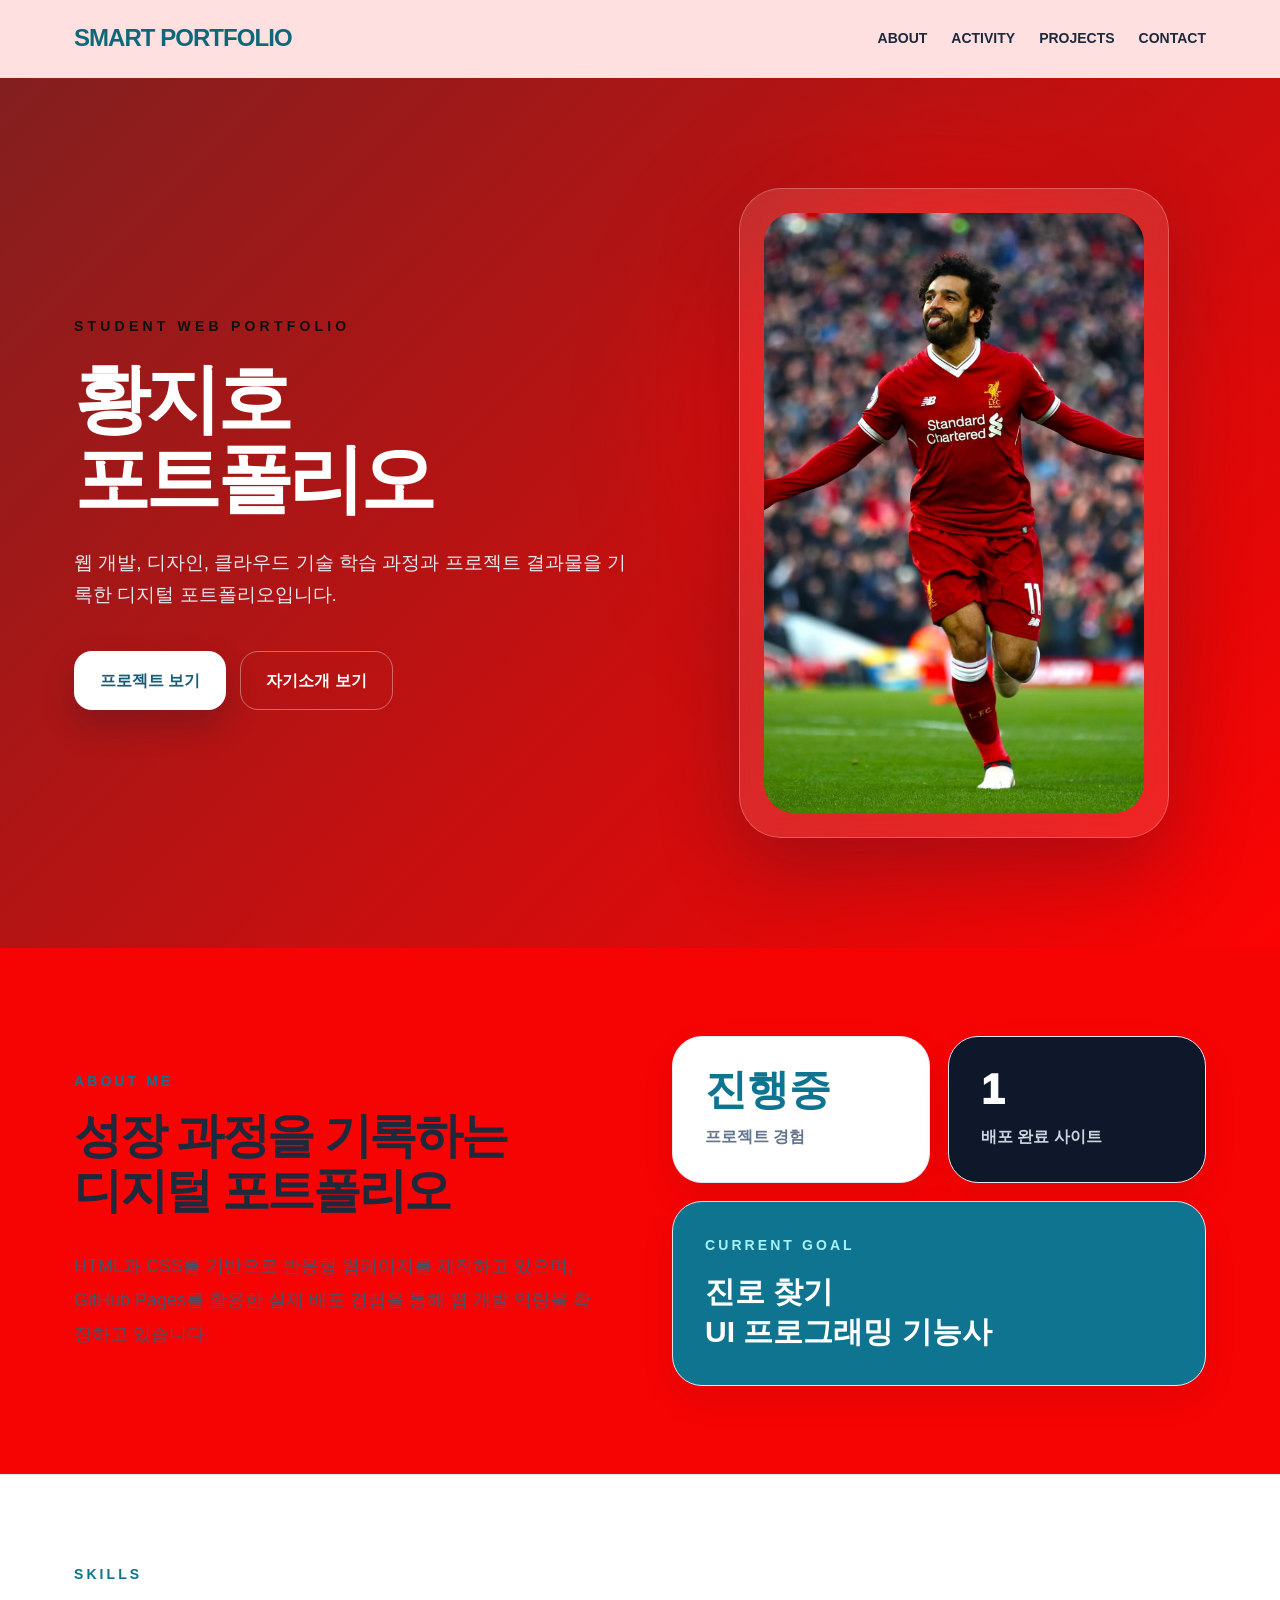
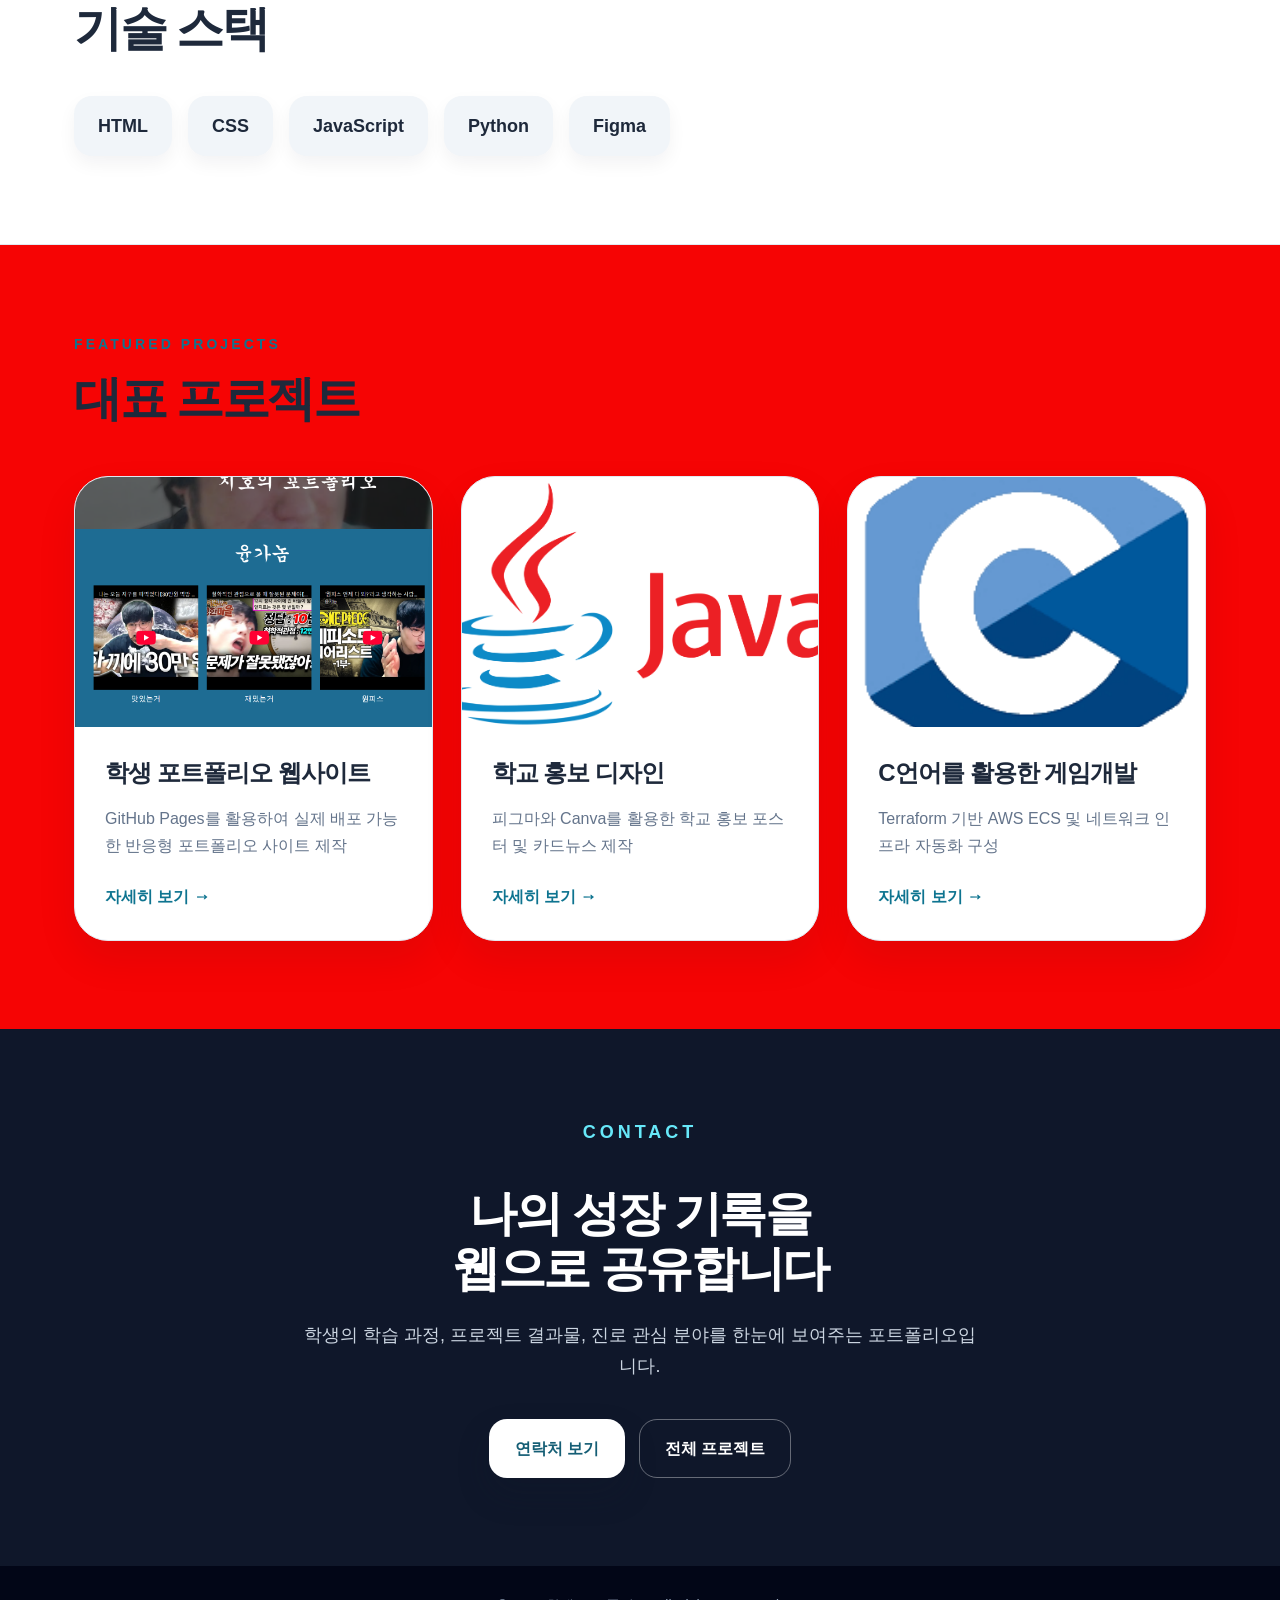
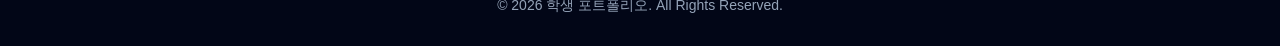
<file: index.html>
<!DOCTYPE html>
<html lang="ko">
<head>
  <meta charset="UTF-8" />
  <meta name="viewport" content="width=device-width, initial-scale=1.0" />
  <title>나만의 포트폴리오</title>
  <link rel="stylesheet" href="css/style.css" />
</head>
<body>
  <header>
  <nav class="nav">
    <a href="index.html" class="logo">SMART PORTFOLIO</a>
    <ul class="menu">
      <li><a href="about.html" class="">ABOUT</a></li>
      <li><a href="activity.html" class="">ACTIVITY</a></li>
      <li><a href="projects.html" class="">PROJECTS</a></li>
      <li><a href="contact.html" class="">CONTACT</a></li>
    </ul>
  </nav>
</header>

  <section class="hero">
    <div class="hero-inner">
      <div>
        <p class="eyebrow">Student Web Portfolio</p>
        <h1>황지호<br>포트폴리오</h1>
        <p class="hero-desc">
          웹 개발, 디자인, 클라우드 기술 학습 과정과 프로젝트 결과물을 기록한 디지털 포트폴리오입니다.
        </p>
        <div class="button-group">
          <a href="projects.html" class="btn btn-primary">프로젝트 보기</a>
          <a href="about.html" class="btn btn-secondary">자기소개 보기</a>
        </div>
      </div>
      <div class="hero-card">
        <img src="images/mohamed-salah-6.avif" alt="프로필 이미지">
      </div>
    </div>
  </section>

  <main>
    <section>
      <div class="about-grid">
        <div>
          <p class="section-kicker">About Me</p>
          <h2 class="section-title">성장 과정을 기록하는<br>디지털 포트폴리오</h2>
          <p class="lead">
            HTML과 CSS를 기반으로 반응형 웹페이지를 제작하고 있으며, GitHub Pages를 활용한 실제 배포 경험을 통해 웹 개발 역량을 확장하고 있습니다.
          </p>
        </div>
        <div class="stat-grid">
          <div class="stat-card">
            <div class="stat-number">진행중</div>
            <p class="stat-label">프로젝트 경험</p>
          </div>
          <div class="stat-card dark">
            <div class="stat-number">1</div>
            <p class="stat-label">배포 완료 사이트</p>
          </div>
          <div class="stat-card accent">
            <p class="section-kicker" style="color:#a5f3fc;">Current Goal</p>
            <h3 style="font-size:30px; line-height:1.35;">진로 찾기<br>UI 프로그래밍 기능사</h3>
          </div>
        </div>
      </div>
    </section>

    <div class="skills-wrap">
      <div class="skills-inner">
        <p class="section-kicker">Skills</p>
        <h2 class="section-title">기술 스택</h2>
        <div class="skills-list">
          <span class="skill">HTML</span>
          <span class="skill">CSS</span>
          <span class="skill">JavaScript</span>
          <span class="skill">Python</span>
          <span class="skill">Figma</span>
        </div>
      </div>
    </div>

    <section>
      <p class="section-kicker">Featured Projects</p>
      <h2 class="section-title">대표 프로젝트</h2>
      <div class="project-grid">
        <article class="project-card">
          <img src="images/스크린샷 2026-05-12 113753.png" alt="웹 프로젝트 이미지">
          <div class="project-body">
            <h3>학생 포트폴리오 웹사이트</h3>
            <p>GitHub Pages를 활용하여 실제 배포 가능한 반응형 포트폴리오 사이트 제작</p>
            <a href="projects/project1.html" class="project-link">자세히 보기 →</a>
          </div>
        </article>
        <article class="project-card">
          <img src="images/132084901-51bd6ee4-425a-4c38-98fc-87d1eb523189.png" alt="디자인 프로젝트 이미지">
          <div class="project-body">
            <h3>학교 홍보 디자인</h3>
            <p>피그마와 Canva를 활용한 학교 홍보 포스터 및 카드뉴스 제작</p>
            <a href="projects/project2.html" class="project-link">자세히 보기 →</a>
          </div>
        </article>
        <article class="project-card">
          <img src="images/img.png" alt="클라우드 프로젝트 이미지">
          <div class="project-body">
            <h3>C언어를 활용한 게임개발</h3>
            <p>Terraform 기반 AWS ECS 및 네트워크 인프라 자동화 구성</p>
            <a href="projects/project3.html" class="project-link">자세히 보기 →</a>
          </div>
        </article>
      </div>
    </section>
  </main>

  <div class="contact">
    <div class="contact-inner">
      <p class="section-kicker" style="color:#67e8f9;">Contact</p>
      <h2 class="section-title">나의 성장 기록을<br>웹으로 공유합니다</h2>
      <p>학생의 학습 과정, 프로젝트 결과물, 진로 관심 분야를 한눈에 보여주는 포트폴리오입니다.</p>
      <div class="button-group" style="justify-content:center;">
        <a href="contact.html" class="btn btn-primary">연락처 보기</a>
        <a href="projects.html" class="btn btn-secondary">전체 프로젝트</a>
      </div>
    </div>
  </div>

  <footer>
  © 2026 학생 포트폴리오. All Rights Reserved.
</footer>
</body>
</html>
</file>
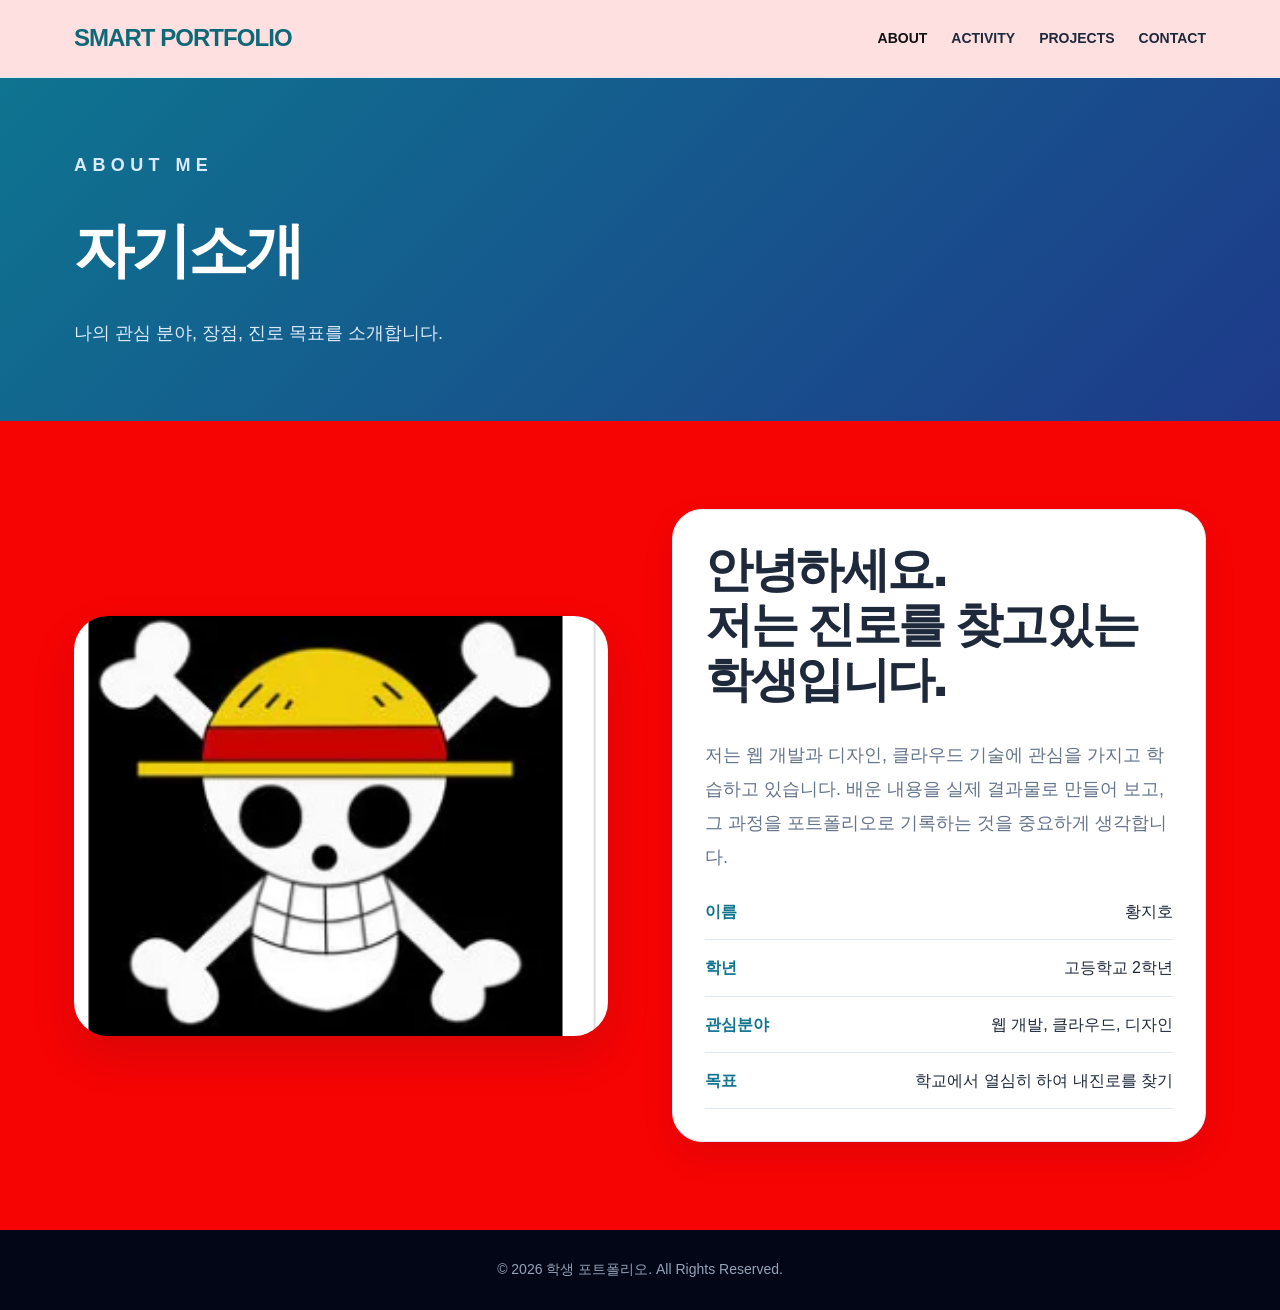
<file: about.html>
<!DOCTYPE html>
<html lang="ko">
<head>
  <meta charset="UTF-8" />
  <meta name="viewport" content="width=device-width, initial-scale=1.0" />
  <title>자기소개 | 학생 포트폴리오</title>
  <link rel="stylesheet" href="css/style.css" />
</head>
<body>
  <header>
  <nav class="nav">
    <a href="index.html" class="logo">SMART PORTFOLIO</a>
    <ul class="menu">
      <li><a href="about.html" class="active">ABOUT</a></li>
      <li><a href="activity.html" class="">ACTIVITY</a></li>
      <li><a href="projects.html" class="">PROJECTS</a></li>
      <li><a href="contact.html" class="">CONTACT</a></li>
    </ul>
  </nav>
</header>
  <div class="page-title">
    <div class="page-title-inner">
      <p class="eyebrow">About Me</p>
      <h1>자기소개</h1>
      <p>나의 관심 분야, 장점, 진로 목표를 소개합니다.</p>
    </div>
  </div>

  <main>
    <section class="two-grid">
      <div class="detail-image">
        <img src="images/스크린샷 2026-05-27 110633.png" alt="자기소개 이미지">
      </div>
      <div class="card">
        <h2 class="section-title">안녕하세요.<br>저는 진로를 찾고있는 학생입니다.</h2>
        <p class="lead">
          저는 웹 개발과 디자인, 클라우드 기술에 관심을 가지고 학습하고 있습니다. 배운 내용을 실제 결과물로 만들어 보고, 그 과정을 포트폴리오로 기록하는 것을 중요하게 생각합니다.
        </p>
        <div class="info-list">
          <div class="info-item"><strong>이름</strong><span>황지호</span></div>
          <div class="info-item"><strong>학년</strong><span>고등학교 2학년</span></div>
          <div class="info-item"><strong>관심분야</strong><span>웹 개발, 클라우드, 디자인</span></div>
          <div class="info-item"><strong>목표</strong><span>학교에서 열심히 하여 내진로를 찾기</span></div>
        </div>
      </div>
    </section>
  </main>
  <footer>
  © 2026 학생 포트폴리오. All Rights Reserved.
</footer>
</body>
</html>
</file>
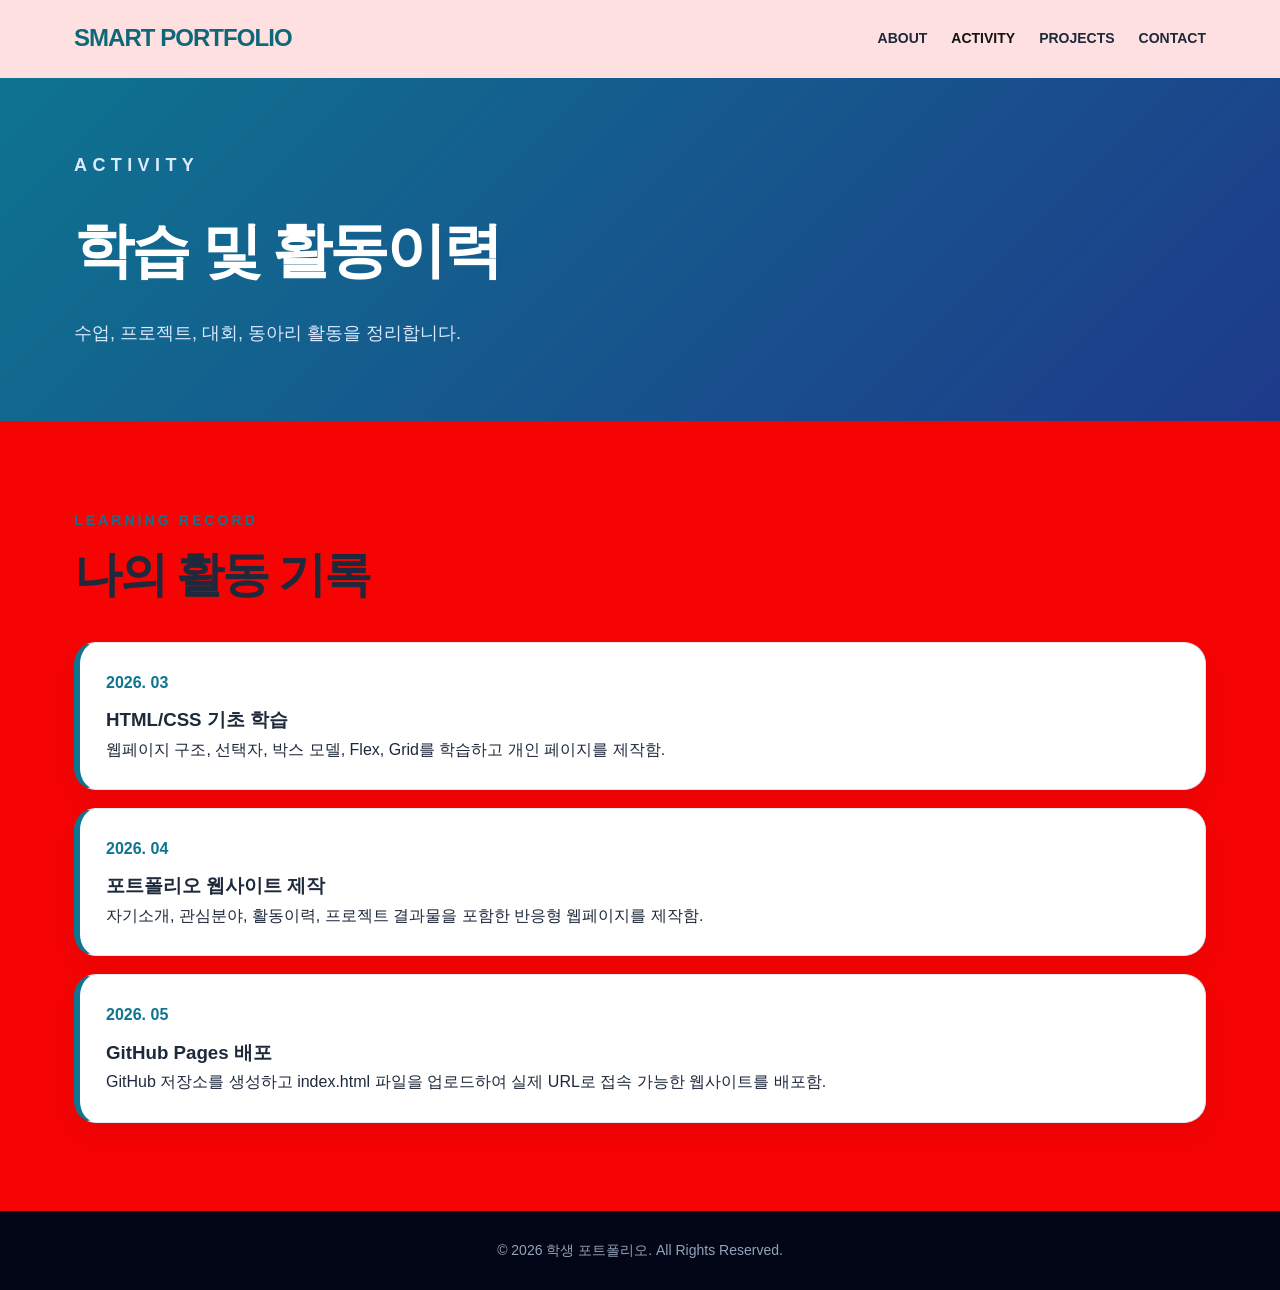
<file: activity.html>
<!DOCTYPE html>
<html lang="ko">
<head>
  <meta charset="UTF-8" />
  <meta name="viewport" content="width=device-width, initial-scale=1.0" />
  <title>활동이력 | 학생 포트폴리오</title>
  <link rel="stylesheet" href="css/style.css" />
</head>
<body>
  <header>
  <nav class="nav">
    <a href="index.html" class="logo">SMART PORTFOLIO</a>
    <ul class="menu">
      <li><a href="about.html" class="">ABOUT</a></li>
      <li><a href="activity.html" class="active">ACTIVITY</a></li>
      <li><a href="projects.html" class="">PROJECTS</a></li>
      <li><a href="contact.html" class="">CONTACT</a></li>
    </ul>
  </nav>
</header>
  <div class="page-title">
    <div class="page-title-inner">
      <p class="eyebrow">Activity</p>
      <h1>학습 및 활동이력</h1>
      <p>수업, 프로젝트, 대회, 동아리 활동을 정리합니다.</p>
    </div>
  </div>

  <main>
    <section>
      <p class="section-kicker">Learning Record</p>
      <h2 class="section-title">나의 활동 기록</h2>
      <div class="timeline">
        <div class="timeline-item">
          <span>2026. 03</span>
          <h3>HTML/CSS 기초 학습</h3>
          <p>웹페이지 구조, 선택자, 박스 모델, Flex, Grid를 학습하고 개인 페이지를 제작함.</p>
        </div>
        <div class="timeline-item">
          <span>2026. 04</span>
          <h3>포트폴리오 웹사이트 제작</h3>
          <p>자기소개, 관심분야, 활동이력, 프로젝트 결과물을 포함한 반응형 웹페이지를 제작함.</p>
        </div>
        <div class="timeline-item">
          <span>2026. 05</span>
          <h3>GitHub Pages 배포</h3>
          <p>GitHub 저장소를 생성하고 index.html 파일을 업로드하여 실제 URL로 접속 가능한 웹사이트를 배포함.</p>
        </div>
      </div>
    </section>
  </main>
  <footer>
  © 2026 학생 포트폴리오. All Rights Reserved.
</footer>
</body>
</html>
</file>
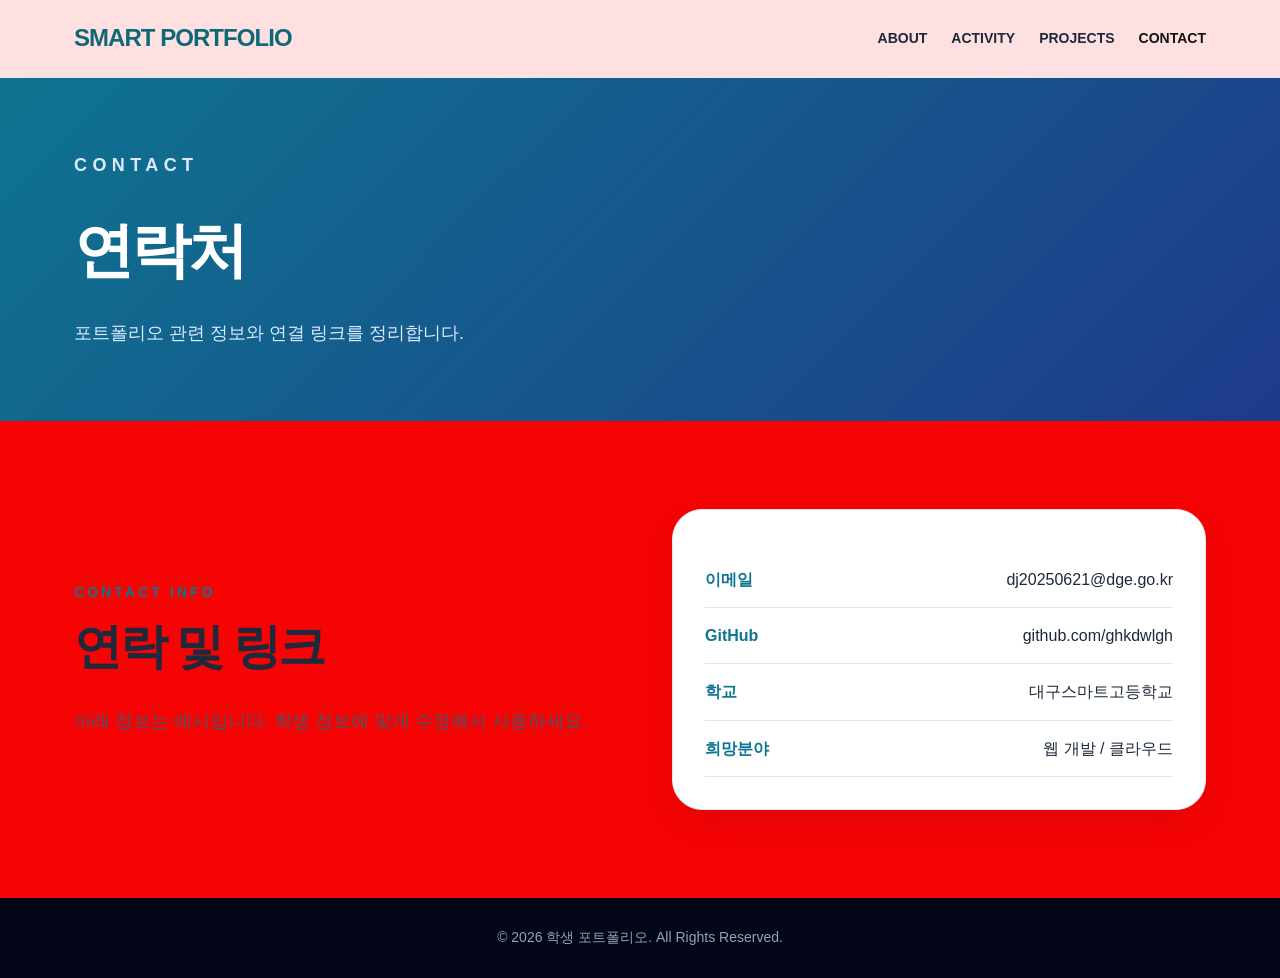
<file: contact.html>
<!DOCTYPE html>
<html lang="ko">
<head>
  <meta charset="UTF-8" />
  <meta name="viewport" content="width=device-width, initial-scale=1.0" />
  <title>연락처 | 학생 포트폴리오</title>
  <link rel="stylesheet" href="css/style.css" />
</head>
<body>
  <header>
  <nav class="nav">
    <a href="index.html" class="logo">SMART PORTFOLIO</a>
    <ul class="menu">
      <li><a href="about.html" class="">ABOUT</a></li>
      <li><a href="activity.html" class="">ACTIVITY</a></li>
      <li><a href="projects.html" class="">PROJECTS</a></li>
      <li><a href="contact.html" class="active">CONTACT</a></li>
    </ul>
  </nav>
</header>
  <div class="page-title">
    <div class="page-title-inner">
      <p class="eyebrow">Contact</p>
      <h1>연락처</h1>
      <p>포트폴리오 관련 정보와 연결 링크를 정리합니다.</p>
    </div>
  </div>

  <main>
    <section class="two-grid">
      <div>
        <p class="section-kicker">Contact Info</p>
        <h2 class="section-title">연락 및 링크</h2>
        <p class="lead">아래 정보는 예시입니다. 학생 정보에 맞게 수정해서 사용하세요.</p>
      </div>
      <div class="card">
        <div class="info-list">
          <div class="info-item"><strong>이메일</strong><span>dj20250621@dge.go.kr</span></div>
          <div class="info-item"><strong>GitHub</strong><span>github.com/ghkdwlgh</span></div>
          <div class="info-item"><strong>학교</strong><span>대구스마트고등학교</span></div>
          <div class="info-item"><strong>희망분야</strong><span>웹 개발 / 클라우드</span></div>
        </div>
      </div>
    </section>
  </main>
  <footer>
  © 2026 학생 포트폴리오. All Rights Reserved.
</footer>
</body>
</html>
</file>
<file: css/style.css>
* {
  box-sizing: border-box;
  margin: 0;
  padding: 0;
}

html {
  scroll-behavior: smooth;
}

body {
  font-family: "Noto Sans KR", "Pretendard", Arial, sans-serif;
  background: #f60404;
  color: #1e293b;
  line-height: 1.7;
}

a {
  color: inherit;
  text-decoration: none;
}

img {
  display: block;
  width: 100%;
}

header {
  position: sticky;
  top: 0;
  z-index: 50;
  background: rgba(255, 255, 255, 0.88);
  backdrop-filter: blur(14px);
  border-bottom: 1px solid #e2e8f0;
}

.nav {
  max-width: 1180px;
  margin: 0 auto;
  padding: 18px 24px;
  display: flex;
  justify-content: space-between;
  align-items: center;
  gap: 24px;
}

.logo {
  font-size: 24px;
  font-weight: 900;
  color: #0e6878;
  letter-spacing: -0.04em;
}

.menu {
  display: flex;
  gap: 24px;
  list-style: none;
  font-size: 14px;
  font-weight: 800;
}

.menu a:hover,
.menu a.active {
  color: #121313;
}

.hero {
  position: relative;
  overflow: hidden;
  background: linear-gradient(135deg, #831f1f, #fc0303);
  color: white;
}

.hero::before {
  content: "";
  position: absolute;
  width: 420px;
  height: 420px;
  border-radius: 999px;
  background: rgb(250, 4, 4);
  filter: blur(70px);
  right: 10%;
  top: 15%;
}

.hero-inner {
  position: relative;
  max-width: 1180px;
  margin: 0 auto;
  padding: 110px 24px;
  display: grid;
  grid-template-columns: 1.05fr 0.95fr;
  gap: 72px;
  align-items: center;
}

.eyebrow {
  color: #0f1010;
  text-transform: uppercase;
  letter-spacing: 0.3em;
  font-size: 14px;
  font-weight: 800;
  margin-bottom: 20px;
}

.hero h1 {
  font-size: clamp(44px, 7vw, 76px);
  line-height: 1.05;
  font-weight: 950;
  letter-spacing: -0.06em;
  margin-bottom: 28px;
}

.hero-desc {
  max-width: 560px;
  color: #e2e8f0;
  font-size: 19px;
  margin-bottom: 40px;
}

.button-group {
  display: flex;
  flex-wrap: wrap;
  gap: 14px;
}

.btn {
  display: inline-flex;
  align-items: center;
  justify-content: center;
  padding: 15px 25px;
  border-radius: 18px;
  font-weight: 900;
  transition: 0.25s ease;
  border: 1px solid transparent;
}

.btn-primary {
  background: white;
  color: #155e75;
  box-shadow: 0 16px 32px rgba(15, 23, 42, 0.24);
}

.btn-dark {
  background: #0f172a;
  color: white;
}

.btn-secondary {
  border-color: rgba(255, 255, 255, 0.36);
  color: white;
}

.btn-outline {
  border-color: #cbd5e1;
  color: #334155;
  background: white;
}

.btn:hover {
  transform: translateY(-3px);
}

.hero-card {
  position: relative;
  max-width: 430px;
  margin: 0 auto;
  padding: 24px;
  border-radius: 42px;
  background: rgba(255, 255, 255, 0.12);
  border: 1px solid rgba(255, 255, 255, 0.24);
  backdrop-filter: blur(20px);
  box-shadow: 0 30px 80px rgba(15, 23, 42, 0.28);
}

.hero-card img {
  height: 600px;
  object-fit: cover;
  border-radius: 30px;
}

.page-title {
  background: linear-gradient(135deg, #0e7490, #1e3a8a);
  color: white;
}

.page-title-inner {
  max-width: 1180px;
  margin: 0 auto;
  padding: 72px 24px;
}

.page-title h1 {
  font-size: clamp(38px, 5vw, 60px);
  font-weight: 950;
  letter-spacing: -0.05em;
  margin-bottom: 16px;
}

.page-title p {
  color: #dbeafe;
  font-size: 18px;
}

main section,
.section {
  max-width: 1180px;
  margin: 0 auto;
  padding: 88px 24px;
}

.section-kicker {
  color: #0e7490;
  text-transform: uppercase;
  letter-spacing: 0.22em;
  font-size: 14px;
  font-weight: 900;
  margin-bottom: 14px;
}

.section-title {
  font-size: clamp(32px, 4vw, 48px);
  font-weight: 950;
  line-height: 1.15;
  letter-spacing: -0.05em;
  margin-bottom: 30px;
}

.lead {
  color: #475569;
  font-size: 18px;
  line-height: 1.9;
}

.about-grid,
.two-grid {
  display: grid;
  grid-template-columns: 1fr 1fr;
  gap: 64px;
  align-items: center;
}

.card {
  background: white;
  border: 1px solid #e2e8f0;
  border-radius: 30px;
  padding: 32px;
  box-shadow: 0 14px 34px rgba(15, 23, 42, 0.08);
}

.stat-grid {
  display: grid;
  grid-template-columns: 1fr 1fr;
  gap: 18px;
}

.stat-card {
  padding: 32px;
  border-radius: 30px;
  background: white;
  border: 1px solid #e2e8f0;
  box-shadow: 0 14px 34px rgba(15, 23, 42, 0.08);
}

.stat-card.dark {
  background: #0f172a;
  color: white;
}

.stat-card.accent {
  grid-column: 1 / -1;
  background: #0e7490;
  color: white;
}

.stat-number {
  font-size: 42px;
  line-height: 1;
  font-weight: 950;
  color: #0e7490;
  margin-bottom: 12px;
}

.stat-card.dark .stat-number,
.stat-card.accent .stat-number {
  color: white;
}

.stat-label {
  color: #64748b;
  font-weight: 800;
}

.stat-card.dark .stat-label,
.stat-card.accent .stat-label {
  color: #cbd5e1;
}

.skills-wrap {
  max-width: none;
  background: white;
  border-top: 1px solid #e2e8f0;
  border-bottom: 1px solid #e2e8f0;
}

.skills-inner {
  max-width: 1180px;
  margin: 0 auto;
  padding: 88px 24px;
}

.skills-list {
  display: flex;
  flex-wrap: wrap;
  gap: 16px;
  margin-top: 40px;
}

.skill {
  padding: 15px 24px;
  border-radius: 18px;
  background: #f1f5f9;
  color: #1e293b;
  font-size: 18px;
  font-weight: 900;
  box-shadow: 0 8px 18px rgba(15, 23, 42, 0.05);
  transition: 0.25s ease;
}

.skill:hover {
  background: #0e7490;
  color: white;
  transform: translateY(-3px);
}

.project-grid,
.activity-grid {
  display: grid;
  grid-template-columns: repeat(3, 1fr);
  gap: 28px;
  margin-top: 50px;
}

.project-card {
  overflow: hidden;
  border-radius: 34px;
  background: white;
  border: 1px solid #e2e8f0;
  box-shadow: 0 18px 40px rgba(15, 23, 42, 0.08);
  transition: 0.3s ease;
}

.project-card:hover {
  transform: translateY(-8px);
  box-shadow: 0 28px 60px rgba(15, 23, 42, 0.14);
}

.project-card img {
  height: 250px;
  object-fit: cover;
}

.project-body {
  padding: 30px;
}

.project-body h3,
.card h3 {
  font-size: 24px;
  line-height: 1.3;
  letter-spacing: -0.04em;
  margin-bottom: 16px;
}

.project-body p,
.card p {
  color: #64748b;
  margin-bottom: 24px;
}

.project-link {
  color: #0e7490;
  font-weight: 950;
}

.info-list {
  display: grid;
  gap: 14px;
  margin-top: 24px;
}

.info-item {
  display: flex;
  justify-content: space-between;
  gap: 16px;
  padding-bottom: 14px;
  border-bottom: 1px solid #e2e8f0;
}

.info-item strong {
  color: #0e7490;
  min-width: 110px;
}

.timeline {
  display: grid;
  gap: 18px;
  margin-top: 40px;
}

.timeline-item {
  background: white;
  border-left: 6px solid #0e7490;
  border-radius: 22px;
  padding: 26px;
  border-top: 1px solid #e2e8f0;
  border-right: 1px solid #e2e8f0;
  border-bottom: 1px solid #e2e8f0;
  box-shadow: 0 12px 28px rgba(15, 23, 42, 0.06);
}

.timeline-item span {
  display: inline-block;
  color: #0e7490;
  font-weight: 900;
  margin-bottom: 8px;
}

.detail-image {
  border-radius: 34px;
  overflow: hidden;
  box-shadow: 0 20px 46px rgba(15, 23, 42, 0.12);
}

.detail-image img {
  height: 420px;
  object-fit: cover;
}

.badge-list {
  display: flex;
  flex-wrap: wrap;
  gap: 10px;
  margin: 22px 0;
}

.badge {
  background: #e0f2fe;
  color: #075985;
  border-radius: 999px;
  padding: 8px 14px;
  font-weight: 900;
  font-size: 14px;
}

.contact {
  max-width: none;
  background: #0f172a;
  color: white;
}

.contact-inner {
  max-width: 1180px;
  margin: 0 auto;
  padding: 88px 24px;
  text-align: center;
}

.contact .section-title {
  margin-bottom: 24px;
}

.contact p {
  color: #cbd5e1;
  max-width: 680px;
  margin: 0 auto 38px;
  font-size: 18px;
}

footer {
  background: #020617;
  color: #94a3b8;
  text-align: center;
  padding: 28px 16px;
  font-size: 14px;
}

@media (max-width: 900px) {
  .hero-inner,
  .about-grid,
  .two-grid,
  .project-grid,
  .activity-grid {
    grid-template-columns: 1fr;
  }

  .hero-inner {
    padding: 80px 24px;
  }

  .hero-card img {
    height: 420px;
  }

  .menu {
    gap: 14px;
    flex-wrap: wrap;
    justify-content: flex-end;
  }
}

@media (max-width: 560px) {
  .nav {
    align-items: flex-start;
    flex-direction: column;
  }

  .menu {
    justify-content: flex-start;
  }

  .hero-inner,
  main section,
  .section,
  .skills-inner,
  .contact-inner,
  .page-title-inner {
    padding-left: 18px;
    padding-right: 18px;
  }

  .hero-card img,
  .detail-image img {
    height: 340px;
  }

  .stat-grid {
    grid-template-columns: 1fr;
  }

  .stat-card.accent {
    grid-column: auto;
  }

  .info-item {
    flex-direction: column;
    gap: 4px;
  }
}
</file>
